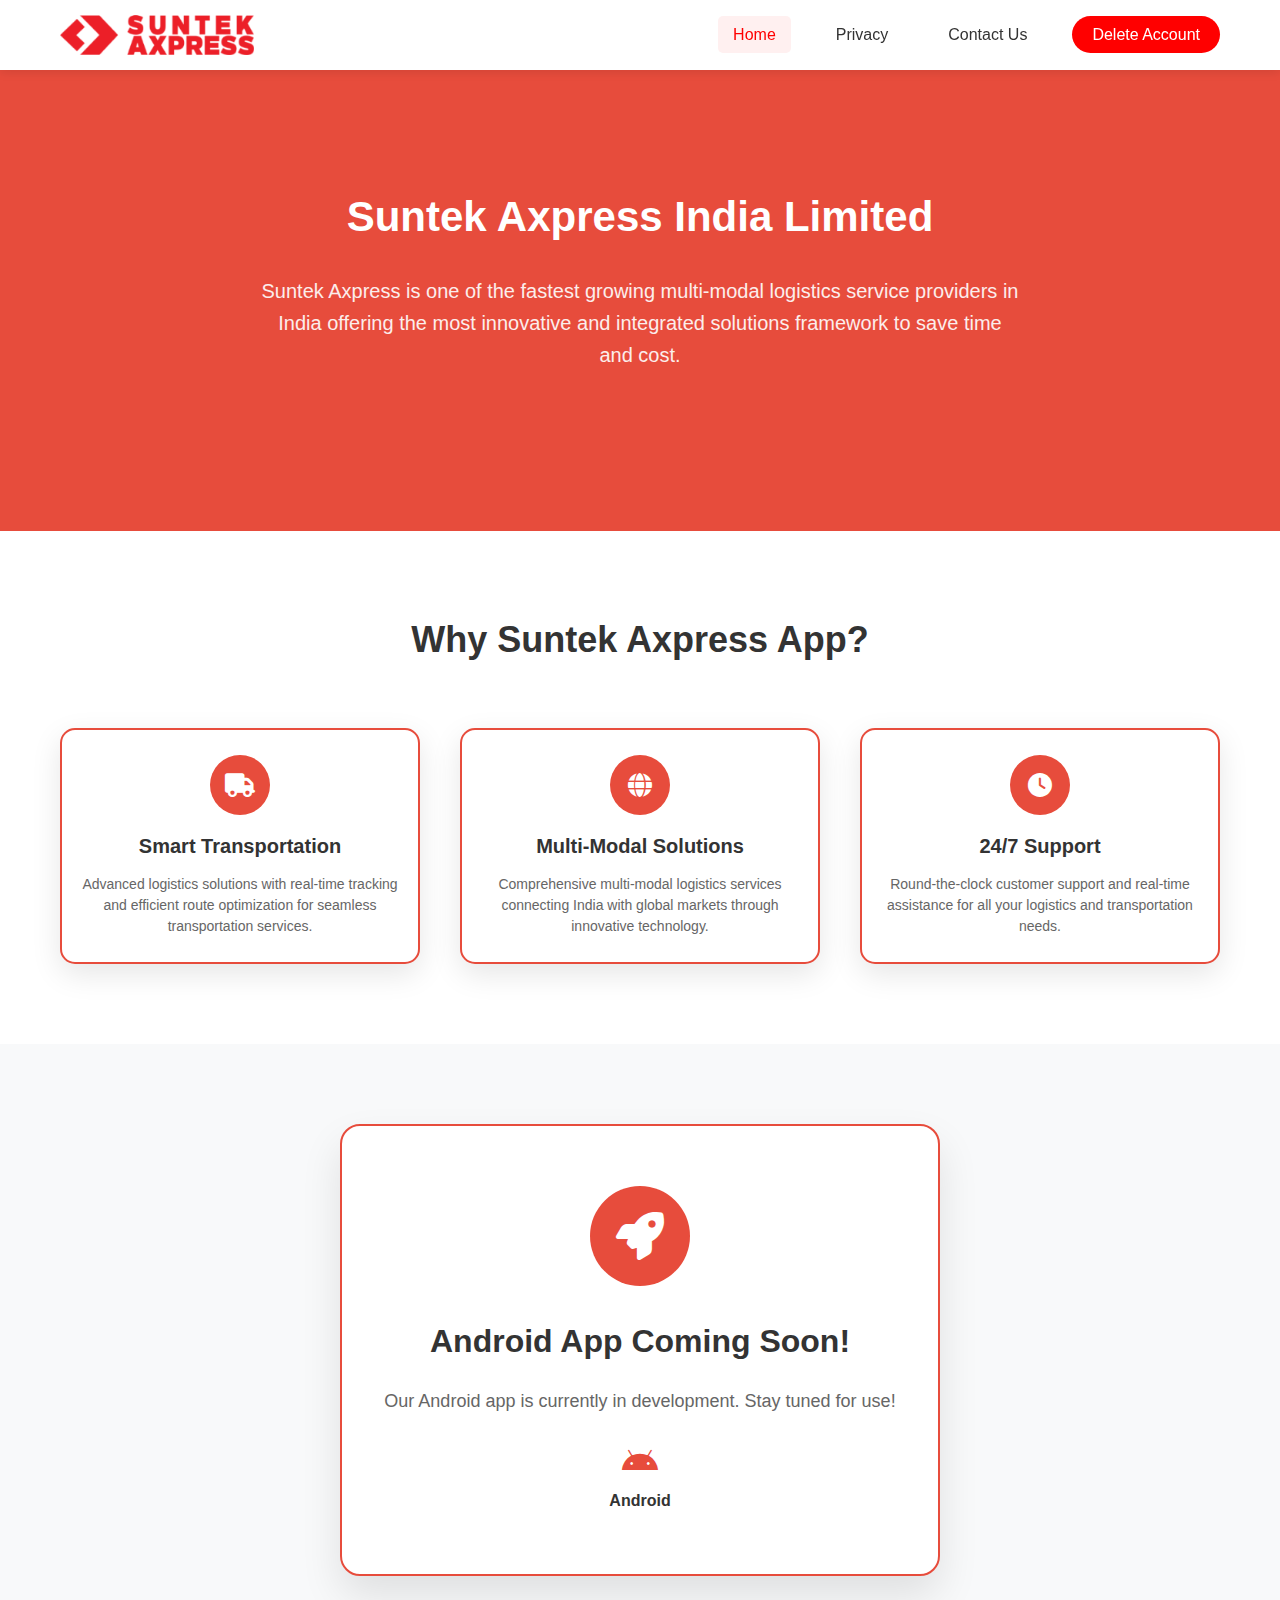
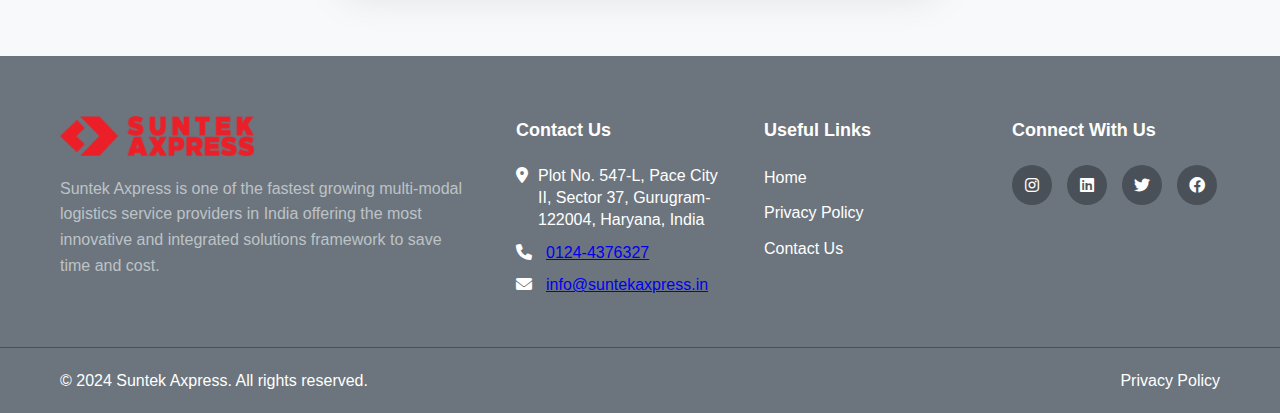
<file: index.html>
<!DOCTYPE html>
<html lang="en">
<head>
    <meta charset="UTF-8">
    <meta name="viewport" content="width=device-width, initial-scale=1.0">
    <title>Suntek Axpress India Limited</title>
    <link rel="icon" type="image/png" href="images/favicon.png">
    <link rel="stylesheet" href="css/style.css">
    <link href="https://cdnjs.cloudflare.com/ajax/libs/font-awesome/6.0.0/css/all.min.css" rel="stylesheet">
</head>
<body>
    <!-- Navigation Bar -->
    <nav class="navbar">
        <div class="nav-container">
                            <div class="nav-logo">
                    <img src="images/logo.png" alt="Suntek Axpress" class="logo-img">
                </div>
            <ul class="nav-menu">
                <li class="nav-item">
                    <a href="index.html" class="nav-link active">Home</a>
                </li>
                <li class="nav-item">
                    <a href="pages/privacy.html" class="nav-link">Privacy</a>
                </li>
                <li class="nav-item">
                    <a href="pages/contact.html" class="nav-link">Contact Us</a>
                </li>
                <li class="nav-item">
                    <a href="delete-account.html" class="nav-link delete-btn-nav">Delete Account</a>
                </li>
            </ul>
            <div class="hamburger">
                <span class="bar"></span>
                <span class="bar"></span>
                <span class="bar"></span>
            </div>
        </div>
    </nav>

    <!-- Main Content -->
    <main class="main-content">
        <!-- Hero Section -->
        <section class="hero">
            <div class="hero-container">
                <div class="hero-content">
                    <h1 class="hero-title">Suntek Axpress India Limited</h1>
                    <p class="hero-description">
                        Suntek Axpress is one of the fastest growing multi-modal logistics service providers in India offering the most innovative and integrated solutions framework to save time and cost.
                    </p>
                    
                </div>
            </div>
        </section>

        <!-- Why Suntek Axpress App Section -->
        <section class="why-app">
            <div class="container">
                <h2 class="section-title">Why Suntek Axpress App?</h2>
                <div class="app-features-grid">
                    <div class="app-feature-card">
                        <div class="app-feature-icon">
                            <i class="fas fa-truck"></i>
                        </div>
                        <h3>Smart Transportation</h3>
                        <p>Advanced logistics solutions with real-time tracking and efficient route optimization for seamless transportation services.</p>
                    </div>
                    <div class="app-feature-card">
                        <div class="app-feature-icon">
                            <i class="fas fa-globe"></i>
                        </div>
                        <h3>Multi-Modal Solutions</h3>
                        <p>Comprehensive multi-modal logistics services connecting India with global markets through innovative technology.</p>
                    </div>
                    <div class="app-feature-card">
                        <div class="app-feature-icon">
                            <i class="fas fa-clock"></i>
                        </div>
                        <h3>24/7 Support</h3>
                        <p>Round-the-clock customer support and real-time assistance for all your logistics and transportation needs.</p>
                    </div>
                </div>
            </div>
        </section>

        <!-- App Coming Soon Section -->
        <section class="app-coming-soon-section">
            <div class="container">
                <div class="app-coming-card">
                    <div class="app-coming-icon">
                        <i class="fas fa-rocket"></i>
                    </div>
                    <h2>Android App Coming Soon!</h2>
                    <p>Our Android app is currently in development. Stay tuned for use!</p>
                    <div class="app-platforms">
                        <div class="platform-item">
                            <i class="fab fa-android"></i>
                            <span>Android</span>
                        </div>
                    </div>
                </div>
            </div>
        </section>

    </main>

    <!-- Footer -->
    <footer class="footer">
        <div class="footer-container">
            <div class="footer-section">
                <div class="footer-logo">
                    <img src="images/logo.png" alt="Suntek Axpress Logo" class="footer-logo-img">
                </div>
                <p class="footer-description">
                    Suntek Axpress is one of the fastest growing multi-modal logistics service providers in India offering the most innovative and integrated solutions framework to save time and cost.
                </p>
            </div>
            
            <div class="footer-section">
                <h4>Contact Us</h4>
                <div class="contact-details">
                    <p><i class="fas fa-map-marker-alt"></i> Plot No. 547-L, Pace City II, Sector 37, Gurugram-122004, Haryana, India</p>
                    <p><i class="fas fa-phone"></i> <a href="tel:01244376327">0124-4376327</a></p>
                    <p><i class="fas fa-envelope"></i> <a href="mailto:info@suntekaxpress.in">info@suntekaxpress.in</a></p>
                </div>
            </div>
            
            <div class="footer-section">
                <h4>Useful Links</h4>
                <ul class="useful-links">
                    <li><a href="index.html">Home</a></li>
                    <li><a href="pages/privacy.html">Privacy Policy</a></li>
                    <li><a href="pages/contact.html">Contact Us</a></li>
                </ul>
            </div>
            
            <div class="footer-section">
                <h4>Connect With Us</h4>
                <div class="social-links">
                    <a href="https://www.instagram.com/suntekaxpress/" target="_blank" class="social-link"><i class="fab fa-instagram"></i></a>
                    <a href="https://www.linkedin.com/company/suntek-axpress/" target="_blank" class="social-link"><i class="fab fa-linkedin"></i></a>
                    <a href="https://x.com/Suntek_Axpress" target="_blank" class="social-link"><i class="fab fa-twitter"></i></a>
                    <a href="https://www.facebook.com/SuntekAxpress/" target="_blank" class="social-link"><i class="fab fa-facebook"></i></a>
                </div>
            </div>
        </div>
        
        <div class="footer-bottom">
            <div class="footer-bottom-container">
                <p>&copy; 2024 Suntek Axpress. All rights reserved.</p>
                <div class="footer-bottom-links">
                    <a href="pages/privacy.html">Privacy Policy</a>
                </div>
            </div>
        </div>
    </footer>

    <script src="js/script.js"></script>
</body>
</html>
</file>
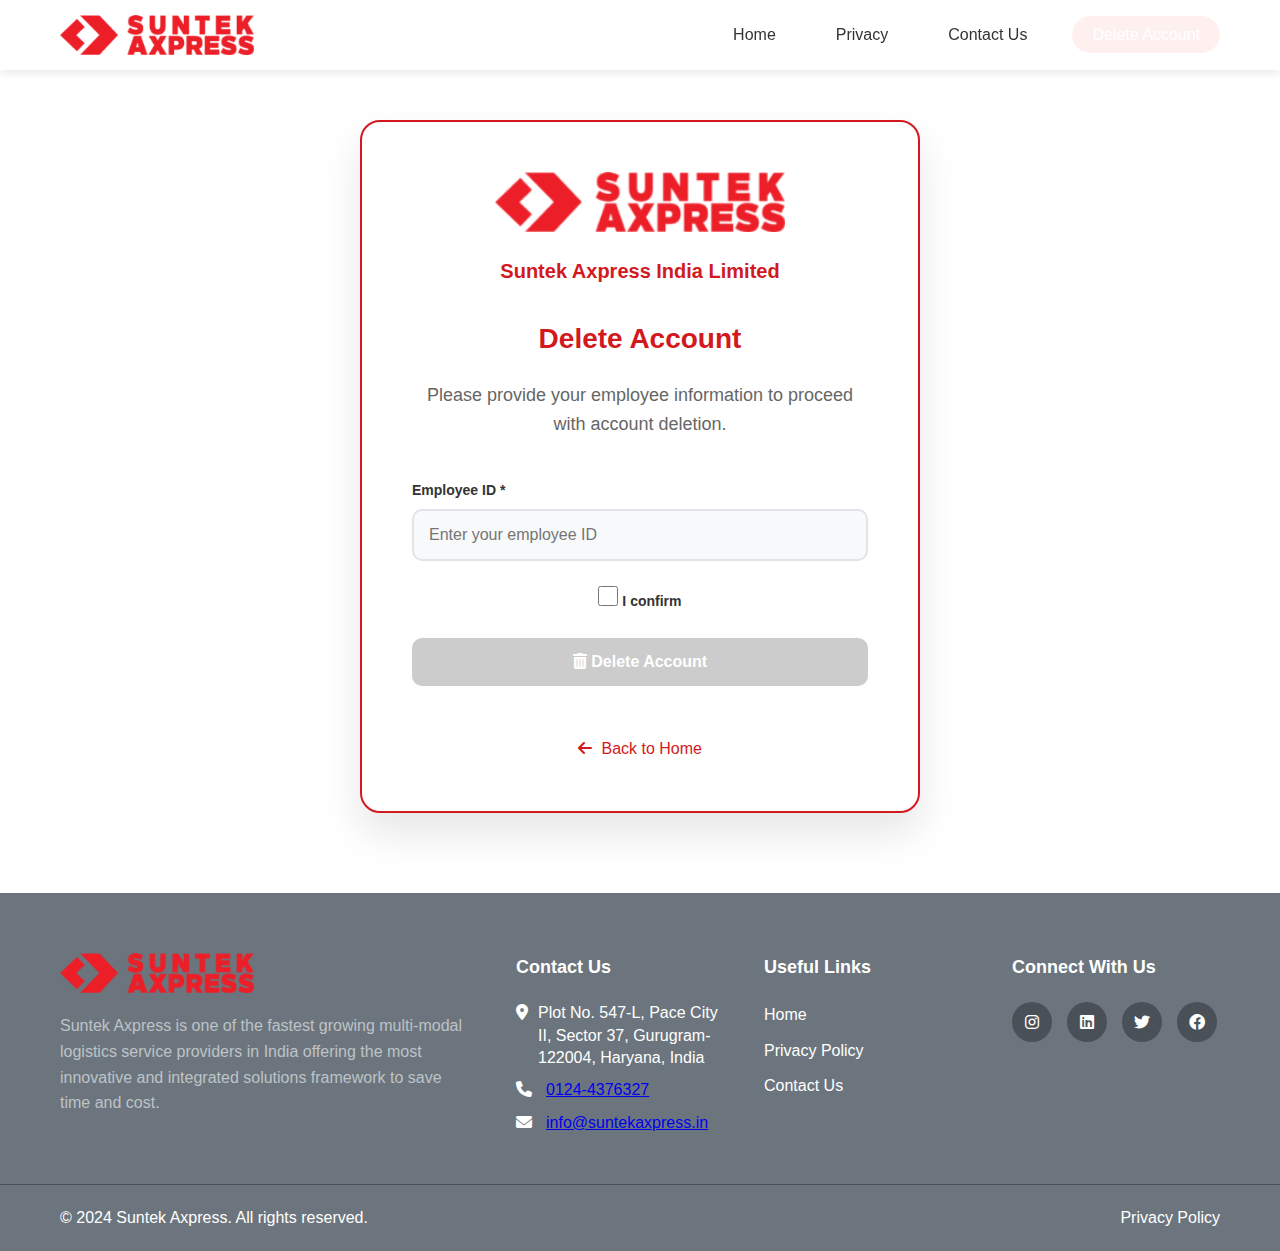
<file: delete-account.html>
<!DOCTYPE html>
<html lang="en">
<head>
    <meta charset="UTF-8">
    <meta name="viewport" content="width=device-width, initial-scale=1.0">
    <title>Delete Account - Suntek Axpress</title>
        <link rel="icon" type="image/png" href="images/logo.png">

    <link rel="stylesheet" href="css/style.css">
    <link href="https://cdnjs.cloudflare.com/ajax/libs/font-awesome/6.0.0/css/all.min.css" rel="stylesheet">
</head>
<body>
    <!-- Navigation Bar -->
    <nav class="navbar">
        <div class="nav-container">
            <div class="nav-logo">
                <img src="images/logo.png" alt="Suntek Axpress Logo" class="logo-img">
            </div>
            <ul class="nav-menu">
                <li class="nav-item">
                    <a href="index.html" class="nav-link">Home</a>
                </li>
                <li class="nav-item">
                    <a href="pages/privacy.html" class="nav-link">Privacy</a>
                </li>
                <li class="nav-item">
                    <a href="pages/contact.html" class="nav-link">Contact Us</a>
                </li>
                <li class="nav-item">
                    <a href="delete-account.html" class="nav-link delete-btn-nav active">Delete Account</a>
                </li>
            </ul>
            <div class="hamburger">
                <span class="bar"></span>
                <span class="bar"></span>
                <span class="bar"></span>
            </div>
        </div>
    </nav>

    <!-- Delete Account Section -->
    <section class="delete-account-section">
        <div class="delete-account-container">
            <div class="delete-account-card">
                <div class="delete-card-header">
                    <img src="images/logo.png" alt="Suntek Axpress Logo" class="delete-card-logo">
                    <h2 class="delete-card-brand">Suntek Axpress India Limited</h2>
                </div>
                <h1 class="delete-account-title">Delete Account</h1>
                <p class="delete-account-subtitle">
                    Please provide your employee information to proceed with account deletion.
                </p>

                <form id="deleteForm" class="delete-form">
                    <div class="form-group">
                        <label for="empId">Employee ID *</label>
                        <input type="text" id="empId" name="empId" required placeholder="Enter your employee ID">
                    </div>

                    <div class="form-group checkbox-group">
                        <label class="checkbox-label">
                            <input type="checkbox" id="confirmDelete" name="confirmDelete" required>
                            I confirm
                        </label>
                    </div>

                    <button type="submit" class="delete-btn" id="deleteBtn" disabled>
                        <i class="fas fa-trash-alt"></i> Delete Account
                    </button>
                </form>

                <div class="loading-spinner" id="loading">
                    <div class="spinner"></div>
                </div>

                <div class="result-message" id="message"></div>

                <a href="index.html" class="back-link">
                    <i class="fas fa-arrow-left"></i> Back to Home
                </a>
            </div>
        </div>
    </section>

    <!-- Footer -->
    <footer class="footer">
        <div class="footer-container">
            <div class="footer-section">
                <div class="footer-logo">
                    <img src="images/logo.png" alt="Suntek Axpress Logo" class="footer-logo-img">
                </div>
                <p class="footer-description">
                    Suntek Axpress is one of the fastest growing multi-modal logistics service providers in India offering the most innovative and integrated solutions framework to save time and cost.
                </p>
            </div>
            
            <div class="footer-section">
                <h4>Contact Us</h4>
                <div class="contact-details">
                    <p><i class="fas fa-map-marker-alt"></i> Plot No. 547-L, Pace City II, Sector 37, Gurugram-122004, Haryana, India</p>
                    <p><i class="fas fa-phone"></i> <a href="tel:01244376327">0124-4376327</a></p>
                    <p><i class="fas fa-envelope"></i> <a href="mailto:info@suntekaxpress.in">info@suntekaxpress.in</a></p>
                </div>
            </div>
            
            <div class="footer-section">
                <h4>Useful Links</h4>
                <ul class="useful-links">
                    <li><a href="index.html">Home</a></li>
                    <li><a href="pages/privacy.html">Privacy Policy</a></li>
                    <li><a href="pages/contact.html">Contact Us</a></li>
                </ul>
            </div>
            
            <div class="footer-section">
                <h4>Connect With Us</h4>
                <div class="social-links">
                    <a href="https://www.instagram.com/suntekaxpress/" target="_blank" class="social-link"><i class="fab fa-instagram"></i></a>
                    <a href="https://www.linkedin.com/company/suntek-axpress/" target="_blank" class="social-link"><i class="fab fa-linkedin"></i></a>
                    <a href="https://x.com/Suntek_Axpress" target="_blank" class="social-link"><i class="fab fa-twitter"></i></a>
                    <a href="https://www.facebook.com/SuntekAxpress/" target="_blank" class="social-link"><i class="fab fa-facebook"></i></a>
                </div>
            </div>
        </div>
        
        <div class="footer-bottom">
            <div class="footer-bottom-container">
                <p>&copy; 2024 Suntek Axpress. All rights reserved.</p>
                <div class="footer-bottom-links">
                    <a href="pages/privacy.html">Privacy Policy</a>
                </div>
            </div>
        </div>
    </footer>

    <script src="js/script.js"></script>
    <script>
        // Delete Account Form JavaScript
        const form = document.getElementById('deleteForm');
        const deleteBtn = document.getElementById('deleteBtn');
        const loading = document.getElementById('loading');
        const message = document.getElementById('message');
        const confirmCheckbox = document.getElementById('confirmDelete');

        // API Configuration - Production Ready
        const API_BASE_URL = window.location.origin;  // Get the current server's URL
        const API_ENDPOINT = '/api/HRMS/accountdelete';
        
        console.log('API Base URL:', API_BASE_URL);
        console.log('API Endpoint:', API_ENDPOINT);
        console.log('Full API URL:', `${API_BASE_URL}${API_ENDPOINT}`);

        // Show message function
        function showMessage(text, type) {
            message.textContent = text;
            message.className = `result-message ${type}`;
            message.style.display = 'block';
        }

        // Hide message function
        function hideMessage() {
            message.style.display = 'none';
        }

        // Show/hide loading
        function setLoading(show) {
            loading.style.display = show ? 'flex' : 'none';
            deleteBtn.style.display = show ? 'none' : 'block';
            form.style.opacity = show ? '0.5' : '1';
        }

        // Use Employee ID directly as login_id
        function getLoginId(empId) {
            return empId;
        }

        // Checkbox functionality

        confirmCheckbox.addEventListener('change', function() {
            deleteBtn.disabled = !this.checked;
        });

        // Form submission handler
        form.addEventListener('submit', async function(e) {
            e.preventDefault();
            
            const empId = document.getElementById('empId').value;
            const confirmDelete = document.getElementById('confirmDelete').checked;

            // Basic validation
            if (!empId) {
                showMessage('Please enter your Employee ID.', 'error');
                return;
            }

            if (!confirmDelete) {
                showMessage('Please check the confirmation checkbox.', 'error');
                return;
            }

            // Show confirmation popup
            const confirmed = confirm('Are you sure you want to delete your account? This action cannot be undone.');
            if (!confirmed) {
                return;
            }

            // Use Employee ID as login_id
            const loginId = getLoginId(empId);

            // Prepare request data
            const requestData = {
                login_id: loginId,
                method: "accountdelete"
            };

            console.log('Sending request:', requestData);

            try {
                setLoading(true);
                hideMessage();

                console.log('Making API request to:', `${API_BASE_URL}${API_ENDPOINT}`);
                const response = await fetch(`${API_BASE_URL}${API_ENDPOINT}`, {
                    method: 'POST',
                    headers: {
                        'Content-Type': 'application/json',
                    },
                    body: JSON.stringify(requestData)
                });

                if (!response.ok) {
                    throw new Error(`HTTP error! status: ${response.status}`);
                }

                const result = await response.json();
                console.log('API Response:', result);

                if (result.status === 'true') {
                    showMessage(`Account deleted successfully! Employee ID: ${loginId}`, 'success');
                    form.reset();
                    deleteBtn.disabled = true;
                    
                    // Show notification
                    if (window.showNotification) {
                        window.showNotification('Account deleted successfully!', 'success');
                    }
                } else {
                    showMessage(`Failed to delete account. ${result.method || 'Unknown error'}`, 'error');
                    
                    // Show notification
                    if (window.showNotification) {
                        window.showNotification('Failed to delete account', 'error');
                    }
                }

            } catch (error) {
                console.error('Error:', error);
                console.error('Error details:', error.message);
                
                let errorMessage = 'Network error. Please check your connection and try again.';
                
                if (error.message.includes('Failed to fetch')) {
                    errorMessage = 'Cannot connect to server. Please check if the API server is running.';
                } else if (error.message.includes('CORS')) {
                    errorMessage = 'CORS error. Please check server configuration.';
                } else if (error.message.includes('404')) {
                    errorMessage = 'API endpoint not found. Please check the URL.';
                }
                
                showMessage(errorMessage, 'error');
                
                // Show notification
                if (window.showNotification) {
                    window.showNotification('Network error occurred', 'error');
                }
            } finally {
                setLoading(false);
            }
        });

        // Clear message when user starts typing
        document.getElementById('empId').addEventListener('input', hideMessage);
    </script>
</body>
</html>
</file>
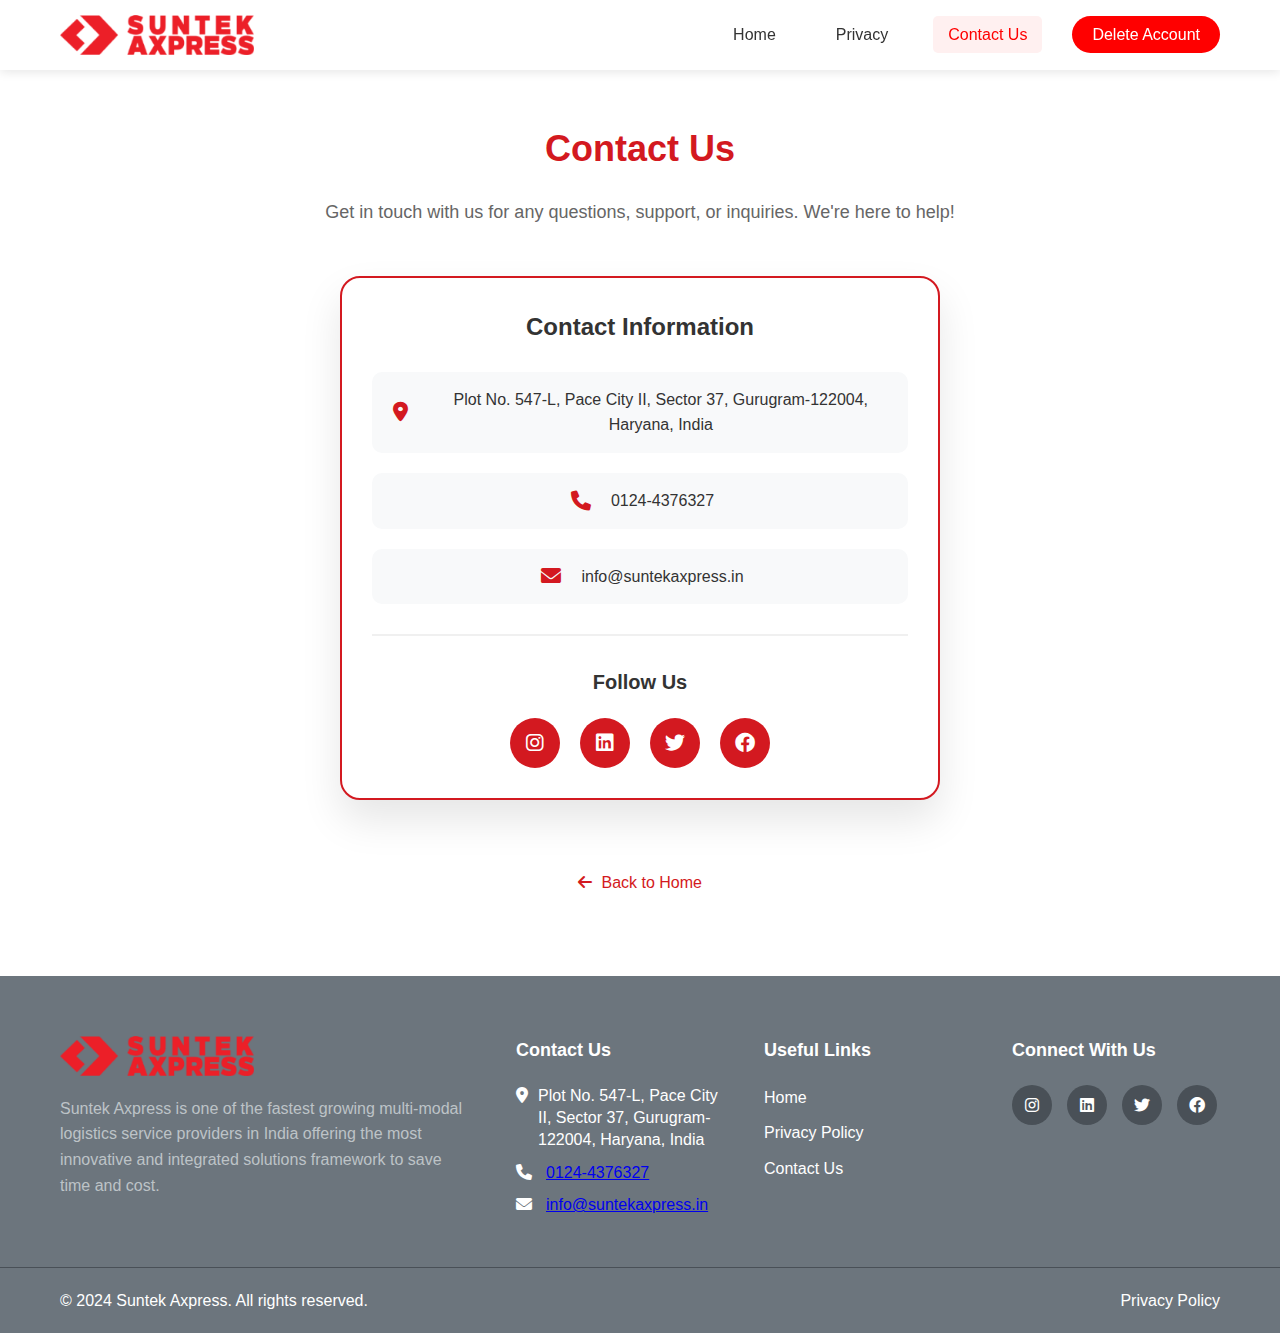
<file: pages/contact.html>
<!DOCTYPE html>
<html lang="en">
<head>
    <meta charset="UTF-8">
    <meta name="viewport" content="width=device-width, initial-scale=1.0">
    <title>Contact Us - Suntek Axpress</title>
        <link rel="icon" type="image/png" href="../images/favicon.png">

    <link rel="stylesheet" href="../css/style.css">
    <link href="https://cdnjs.cloudflare.com/ajax/libs/font-awesome/6.0.0/css/all.min.css" rel="stylesheet">
</head>
<body>
    <!-- Navigation Bar -->
    <nav class="navbar">
        <div class="nav-container">
            <div class="nav-logo">
                <img src="../images/logo.png" alt="Suntek Axpress Logo" class="logo-img">
            </div>
            <ul class="nav-menu">
                <li class="nav-item">
                    <a href="../index.html" class="nav-link">Home</a>
                </li>
                <li class="nav-item">
                    <a href="privacy.html" class="nav-link">Privacy</a>
                </li>
                <li class="nav-item">
                    <a href="contact.html" class="nav-link active">Contact Us</a>
                </li>
                <li class="nav-item">
                    <a href="../delete-account.html" class="nav-link delete-btn-nav">Delete Account</a>
                </li>
            </ul>
            <div class="hamburger">
                <span class="bar"></span>
                <span class="bar"></span>
                <span class="bar"></span>
            </div>
        </div>
    </nav>

    <!-- Contact Section -->
    <section class="contact-section">
        <div class="contact-container">
            <h1 class="contact-title">Contact Us</h1>
            <p class="contact-subtitle">
                Get in touch with us for any questions, support, or inquiries. We're here to help!
            </p>

            <!-- Central Contact Card with Address and Social Media -->
            <div class="central-contact-card">
                <h2>Contact Information</h2>
                <div class="central-contact-details">
                    <div class="central-contact-item">
                        <i class="fas fa-map-marker-alt"></i>
                        <p>Plot No. 547-L, Pace City II, Sector 37, Gurugram-122004, Haryana, India</p>
                    </div>
                    <div class="central-contact-item">
                        <i class="fas fa-phone"></i>
                        <p>0124-4376327</p>
                    </div>
                    <div class="central-contact-item">
                        <i class="fas fa-envelope"></i>
                        <p>info@suntekaxpress.in</p>
                    </div>
                </div>
                <div class="central-social-section">
                    <h3>Follow Us</h3>
                    <div class="central-social-links">
                        <a href="https://www.instagram.com/suntekaxpress/" target="_blank" class="central-social-link">
                            <i class="fab fa-instagram"></i>
                        </a>
                        <a href="https://www.linkedin.com/company/suntek-axpress/" target="_blank" class="central-social-link">
                            <i class="fab fa-linkedin"></i>
                        </a>
                        <a href="https://x.com/Suntek_Axpress" target="_blank" class="central-social-link">
                            <i class="fab fa-twitter"></i>
                        </a>
                        <a href="https://www.facebook.com/SuntekAxpress/" target="_blank" class="central-social-link">
                            <i class="fab fa-facebook"></i>
                        </a>
                    </div>
                </div>
            </div>

            <div class="back-link-container">
                <a href="../index.html" class="back-link">
                    <i class="fas fa-arrow-left"></i> Back to Home
                </a>
            </div>
        </div>
    </section>

    <!-- Footer -->
    <footer class="footer">
        <div class="footer-container">
            <div class="footer-section">
                <div class="footer-logo">
                    <img src="../images/logo.png" alt="Suntek Axpress Logo" class="footer-logo-img">
                </div>
                <p class="footer-description">
                    Suntek Axpress is one of the fastest growing multi-modal logistics service providers in India offering the most innovative and integrated solutions framework to save time and cost.
                </p>
            </div>
            
            <div class="footer-section">
                <h4>Contact Us</h4>
                <div class="contact-details">
                    <p><i class="fas fa-map-marker-alt"></i> Plot No. 547-L, Pace City II, Sector 37, Gurugram-122004, Haryana, India</p>
                    <p><i class="fas fa-phone"></i> <a href="tel:01244376327">0124-4376327</a></p>
                    <p><i class="fas fa-envelope"></i> <a href="mailto:info@suntekaxpress.in">info@suntekaxpress.in</a></p>
                </div>
            </div>
            
            <div class="footer-section">
                <h4>Useful Links</h4>
                <ul class="useful-links">
                    <li><a href="../index.html">Home</a></li>
                    <li><a href="privacy.html">Privacy Policy</a></li>
                    <li><a href="contact.html">Contact Us</a></li>
                </ul>
            </div>
            
            <div class="footer-section">
                <h4>Connect With Us</h4>
                <div class="social-links">
                    <a href="https://www.instagram.com/suntekaxpress/" target="_blank" class="social-link"><i class="fab fa-instagram"></i></a>
                    <a href="https://www.linkedin.com/company/suntek-axpress/" target="_blank" class="social-link"><i class="fab fa-linkedin"></i></a>
                    <a href="https://x.com/Suntek_Axpress" target="_blank" class="social-link"><i class="fab fa-twitter"></i></a>
                    <a href="https://www.facebook.com/SuntekAxpress/" target="_blank" class="social-link"><i class="fab fa-facebook"></i></a>
                </div>
            </div>
        </div>
        
        <div class="footer-bottom">
            <div class="footer-bottom-container">
                <p>&copy; 2024 Suntek Axpress. All rights reserved.</p>
                <div class="footer-bottom-links">
                    <a href="privacy.html">Privacy Policy</a>
                </div>
            </div>
        </div>
    </footer>

    <script src="../js/script.js"></script>
</body>
</html>
</file>
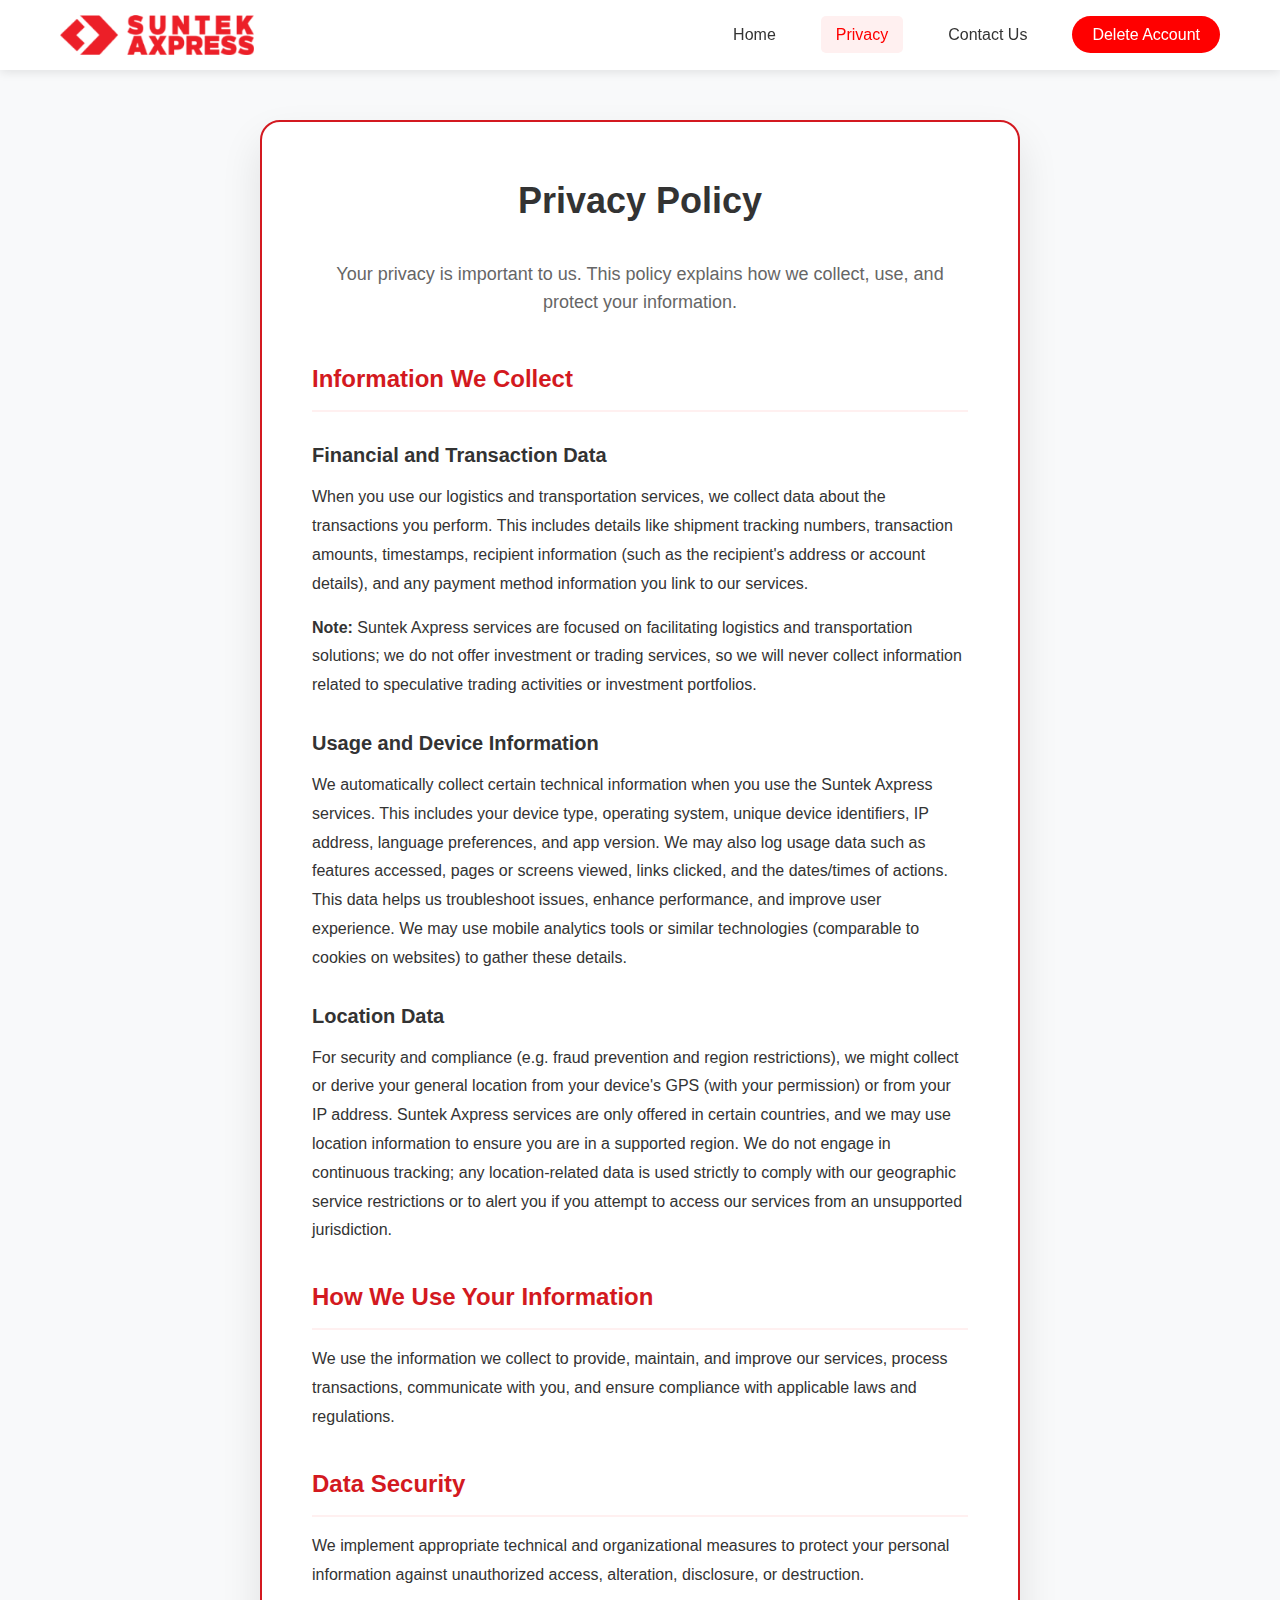
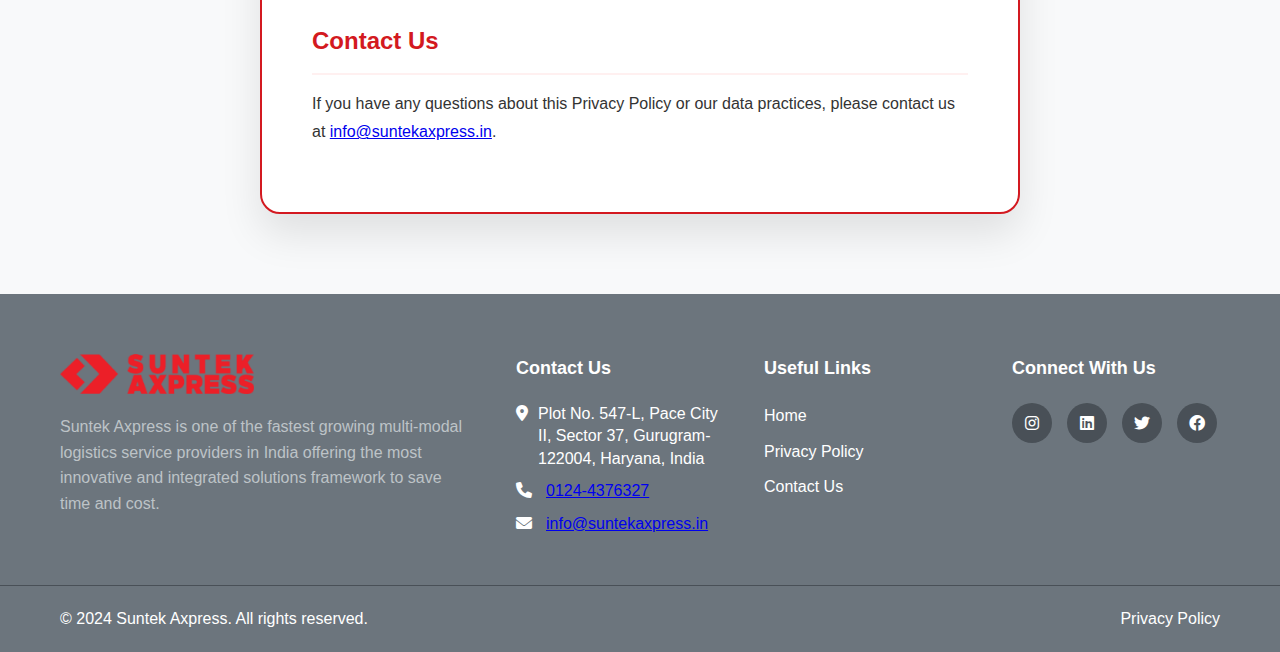
<file: pages/privacy.html>
<!DOCTYPE html>
<html lang="en">
<head>
    <meta charset="UTF-8">
    <meta name="viewport" content="width=device-width, initial-scale=1.0">
    <title>Privacy Policy - Suntek Axpress</title>
        <link rel="icon" type="image/png" href="../images/favicon.png">

    <link rel="stylesheet" href="../css/style.css">
    <link href="https://cdnjs.cloudflare.com/ajax/libs/font-awesome/6.0.0/css/all.min.css" rel="stylesheet">
</head>
<body>
    <!-- Navigation Bar -->
    <nav class="navbar">
        <div class="nav-container">
            <div class="nav-logo">
                <img src="../images/logo.png" alt="Suntek Axpress Logo" class="logo-img">
            </div>
            <ul class="nav-menu">
                <li class="nav-item">
                    <a href="../index.html" class="nav-link">Home</a>
                </li>
                <li class="nav-item">
                    <a href="privacy.html" class="nav-link active">Privacy</a>
                </li>
                <li class="nav-item">
                    <a href="contact.html" class="nav-link">Contact Us</a>
                </li>
                <li class="nav-item">
                    <a href="../delete-account.html" class="nav-link delete-btn-nav">Delete Account</a>
                </li>
            </ul>
            <div class="hamburger">
                <span class="bar"></span>
                <span class="bar"></span>
                <span class="bar"></span>
            </div>
        </div>
    </nav>

    <!-- Privacy Section -->
    <section class="privacy-section">
        <div class="privacy-container">
            <div class="privacy-card">
                <h1 class="privacy-title">Privacy Policy</h1>
                <p class="privacy-subtitle">
                    Your privacy is important to us. This policy explains how we collect, use, and protect your information.
                </p>

                <div class="privacy-content">
                    <h2>Information We Collect</h2>
                    
                    <h3>Financial and Transaction Data</h3>
                    <p>
                        When you use our logistics and transportation services, we collect data about the transactions you perform. 
                        This includes details like shipment tracking numbers, transaction amounts, timestamps, recipient 
                        information (such as the recipient's address or account details), and any payment method 
                        information you link to our services. 
                    </p>
                    <p>
                        <strong>Note:</strong> Suntek Axpress services are focused on facilitating logistics and transportation 
                        solutions; we do not offer investment or trading services, so we will never collect information 
                        related to speculative trading activities or investment portfolios.
                    </p>

                    <h3>Usage and Device Information</h3>
                    <p>
                        We automatically collect certain technical information when you use the Suntek Axpress services. This includes your 
                        device type, operating system, unique device identifiers, IP address, language preferences, and app version. 
                        We may also log usage data such as features accessed, pages or screens viewed, links clicked, and the 
                        dates/times of actions. This data helps us troubleshoot issues, enhance performance, and improve user experience. 
                        We may use mobile analytics tools or similar technologies (comparable to cookies on websites) to gather these details.
                    </p>

                    <h3>Location Data</h3>
                    <p>
                        For security and compliance (e.g. fraud prevention and region restrictions), we might collect or derive 
                        your general location from your device's GPS (with your permission) or from your IP address. Suntek Axpress 
                        services are only offered in certain countries, and we may use location information to ensure you are 
                        in a supported region. We do not engage in continuous tracking; any location-related data is used strictly 
                        to comply with our geographic service restrictions or to alert you if you attempt to access our services from 
                        an unsupported jurisdiction.
                    </p>

                    <h2>How We Use Your Information</h2>
                    <p>
                        We use the information we collect to provide, maintain, and improve our services, process transactions, 
                        communicate with you, and ensure compliance with applicable laws and regulations.
                    </p>

                    <h2>Data Security</h2>
                    <p>
                        We implement appropriate technical and organizational measures to protect your personal information 
                        against unauthorized access, alteration, disclosure, or destruction.
                    </p>

                    <h2>Contact Us</h2>
                    <p>
                        If you have any questions about this Privacy Policy or our data practices, please contact us at 
                        <a href="mailto:info@suntekaxpress.in">info@suntekaxpress.in</a>.
                    </p>
                </div>
            </div>
        </div>
    </section>

    <!-- Footer -->
    <footer class="footer">
        <div class="footer-container">
            <div class="footer-section">
                <div class="footer-logo">
                    <img src="../images/logo.png" alt="Suntek Axpress Logo" class="footer-logo-img">
                </div>
                <p class="footer-description">
                    Suntek Axpress is one of the fastest growing multi-modal logistics service providers in India offering the most innovative and integrated solutions framework to save time and cost.
                </p>
            </div>
            
            <div class="footer-section">
                <h4>Contact Us</h4>
                <div class="contact-details">
                    <p><i class="fas fa-map-marker-alt"></i> Plot No. 547-L, Pace City II, Sector 37, Gurugram-122004, Haryana, India</p>
                    <p><i class="fas fa-phone"></i> <a href="tel:01244376327">0124-4376327</a></p>
                    <p><i class="fas fa-envelope"></i> <a href="mailto:info@suntekaxpress.in">info@suntekaxpress.in</a></p>
                </div>
            </div>
            
            <div class="footer-section">
                <h4>Useful Links</h4>
                <ul class="useful-links">
                    <li><a href="../index.html">Home</a></li>
                    <li><a href="privacy.html">Privacy Policy</a></li>
                    <li><a href="contact.html">Contact Us</a></li>
                </ul>
            </div>
            
            <div class="footer-section">
                <h4>Connect With Us</h4>
                <div class="social-links">
                    <a href="https://www.instagram.com/suntekaxpress/" target="_blank" class="social-link"><i class="fab fa-instagram"></i></a>
                    <a href="https://www.linkedin.com/company/suntek-axpress/" target="_blank" class="social-link"><i class="fab fa-linkedin"></i></a>
                    <a href="https://x.com/Suntek_Axpress" target="_blank" class="social-link"><i class="fab fa-twitter"></i></a>
                    <a href="https://www.facebook.com/SuntekAxpress/" target="_blank" class="social-link"><i class="fab fa-facebook"></i></a>
                </div>
            </div>
        </div>
        
        <div class="footer-bottom">
            <div class="footer-bottom-container">
                <p>&copy; 2024 Suntek Axpress. All rights reserved.</p>
                <div class="footer-bottom-links">
                    <a href="privacy.html">Privacy Policy</a>
                </div>
            </div>
        </div>
    </footer>

    <script src="../js/script.js"></script>
</body>
</html>
</file>
<file: css/style.css>
/* Reset and Base Styles */
* {
    margin: 0;
    padding: 0;
    box-sizing: border-box;
}

body {
    font-family: 'Segoe UI', Tahoma, Geneva, Verdana, sans-serif;
    line-height: 1.6;
    color: #333;
    background-color: #f8f9fa;
}

.container {
    max-width: 1200px;
    margin: 0 auto;
    padding: 0 20px;
}

/* Navigation Bar */
.navbar {
    background: white;
    box-shadow: 0 2px 10px rgba(0, 0, 0, 0.1);
    position: fixed;
    top: 0;
    width: 100%;
    z-index: 1000;
}

.nav-container {
    max-width: 1200px;
    margin: 0 auto;
    padding: 0 20px;
    display: flex;
    justify-content: space-between;
    align-items: center;
    height: 70px;
}

.nav-logo {
    display: flex;
    align-items: center;
    gap: 10px;
}

.logo-img {
    height: 40px;
    width: auto;
}

.logo-text {
    font-size: 24px;
    font-weight: 700;
    color: #333;
}

.nav-menu {
    display: flex;
    list-style: none;
    gap: 30px;
    align-items: center;
}

.nav-link {
    text-decoration: none;
    color: #333;
    font-weight: 500;
    padding: 10px 15px;
    border-radius: 5px;
}

.nav-link:hover {
    color: #ff0000;
}

.nav-link.active {
    color: #ff0000;
    background-color: #fff0f0;
}

.delete-btn-nav {
    background: #ff0000;
    color: white !important;
    padding: 10px 20px !important;
    border-radius: 25px !important;
}

.delete-btn-nav:hover {
    background: #cc0000;
    color: white !important;
}

.hamburger {
    display: none;
    flex-direction: column;
    cursor: pointer;
}

.bar {
    width: 25px;
    height: 3px;
    background-color: #333;
    margin: 3px 0;
}

/* Main Content */
.main-content {
    margin-top: 70px;
}

/* Hero Section */
.hero {
    background: #e74c3c;
    color: white;
    padding: 120px 0;
    text-align: center;
}

.hero-container {
    max-width: 800px;
    margin: 0 auto;
    padding: 0 20px;
}

.hero-title {
    font-size: 42px;
    font-weight: 700;
    margin-bottom: 30px;
    line-height: 1.3;
    color: white;
}

.hero-subtitle {
    font-size: 24px;
    margin-bottom: 20px;
    opacity: 0.9;
    color: white;
}

.hero-description {
    font-size: 20px;
    margin-bottom: 40px;
    opacity: 0.9;
    line-height: 1.6;
    color: white;
}

.hero-buttons {
    display: flex;
    gap: 20px;
    flex-wrap: wrap;
}

.btn {
    padding: 15px 30px;
    border-radius: 25px;
    text-decoration: none;
    font-weight: 600;
    display: inline-block;
}

.btn-primary {
    background: white;
    color: #e74c3c;
    border: 1px solid #e0e0e0;
    box-shadow: 0 2px 8px rgba(0, 0, 0, 0.1);
}

.btn-primary:hover {
    background: #f8f9fa;
    color: #e74c3c;
}

.btn-secondary {
    background: transparent;
    color: #d31920;
    border: 2px solid #d31920;
}

.btn-secondary:hover {
    background: #d31920;
    color: white;
}

.app-coming-soon {
    display: flex;
    align-items: center;
    gap: 10px;
    margin-top: 20px;
    padding: 15px 25px;
    background: #f8f9fa;
    border-radius: 25px;
    border: 1px solid #e9ecef;
    font-weight: 600;
    font-size: 16px;
    color: #d31920;
}

.app-coming-soon i {
    font-size: 20px;
    color: #d31920;
}

.hero-image {
    display: flex;
    justify-content: center;
    align-items: center;
}

.hero-placeholder {
    text-align: center;
    padding: 60px;
    background: #f8f9fa;
    border-radius: 20px;
    border: 1px solid #e9ecef;
}

.hero-placeholder i {
    font-size: 80px;
    margin-bottom: 20px;
    opacity: 0.8;
}

.hero-placeholder p {
    font-size: 18px;
    font-weight: 500;
}

/* Why App Section */
.why-app {
    padding: 80px 0;
    background: white;
}

.app-features-grid {
    display: grid;
    grid-template-columns: repeat(auto-fit, minmax(300px, 1fr));
    gap: 40px;
}

.app-feature-card {
    text-align: center;
    padding: 25px 20px;
    background: white;
    border-radius: 15px;
    box-shadow: 0 10px 30px rgba(0, 0, 0, 0.1);
    border: 2px solid #e74c3c;
}

.app-feature-icon {
    width: 60px;
    height: 60px;
    background: #e74c3c;
    border-radius: 50%;
    display: flex;
    align-items: center;
    justify-content: center;
    margin: 0 auto 15px;
}

.app-feature-icon i {
    font-size: 24px;
    color: white;
}

.app-feature-card h3 {
    font-size: 20px;
    font-weight: 600;
    margin-bottom: 12px;
    color: #333;
}

.app-feature-card p {
    color: #666;
    line-height: 1.5;
    font-size: 14px;
}

/* App Coming Soon Section */
.app-coming-soon-section {
    padding: 80px 0;
    background: #f8f9fa;
}

.app-coming-card {
    background: white;
    border-radius: 20px;
    padding: 60px 40px;
    box-shadow: 0 20px 40px rgba(0, 0, 0, 0.1);
    text-align: center;
    max-width: 600px;
    margin: 0 auto;
    border: 2px solid #e74c3c;
}

.app-coming-icon {
    width: 100px;
    height: 100px;
    background: #e74c3c;
    border-radius: 50%;
    display: flex;
    align-items: center;
    justify-content: center;
    margin: 0 auto 30px;
}

.app-coming-icon i {
    font-size: 48px;
    color: white;
}

.app-coming-card h2 {
    color: #333;
    font-size: 32px;
    font-weight: 700;
    margin-bottom: 20px;
}

.app-coming-card p {
    color: #666;
    font-size: 18px;
    line-height: 1.6;
    margin-bottom: 30px;
}

.app-platforms {
    display: flex;
    justify-content: center;
    gap: 30px;
}

.platform-item {
    display: flex;
    flex-direction: column;
    align-items: center;
    gap: 10px;
}

.platform-item i {
    font-size: 32px;
    color: #e74c3c;
}

.platform-item span {
    font-size: 16px;
    font-weight: 600;
    color: #333;
}

/* Why Choose Section */
.why-choose {
    padding: 80px 0;
    background: #f8f9fa;
}

.why-choose-title {
    text-align: center;
    font-size: 36px;
    font-weight: 700;
    margin-bottom: 60px;
    color: #333;
}

/* Features Section */
.features {
    padding: 80px 0;
    background: white;
}

.section-title {
    text-align: center;
    font-size: 36px;
    font-weight: 700;
    margin-bottom: 60px;
    color: #333;
}

.features-grid {
    display: grid;
    grid-template-columns: repeat(auto-fit, minmax(300px, 1fr));
    gap: 40px;
}

.feature-card {
    text-align: center;
    padding: 40px 30px;
    background: white;
    border-radius: 15px;
    box-shadow: 0 10px 30px rgba(0, 0, 0, 0.1);
    border: 2px solid #d31920;
}

.feature-icon {
    width: 80px;
    height: 80px;
    background: #d31920;
    border-radius: 50%;
    display: flex;
    align-items: center;
    justify-content: center;
    margin: 0 auto 20px;
}

.feature-icon i {
    font-size: 32px;
    color: white;
}

.feature-card h3 {
    font-size: 24px;
    font-weight: 600;
    margin-bottom: 15px;
    color: #333;
}

.feature-card p {
    color: #666;
    line-height: 1.6;
}

/* About Section */
.about {
    padding: 80px 0;
    background: #f8f9fa;
}

.about-content {
    display: grid;
    grid-template-columns: 2fr 1fr;
    gap: 60px;
    align-items: center;
}

.about-text h2 {
    font-size: 36px;
    font-weight: 700;
    margin-bottom: 30px;
    color: #333;
}

.about-text p {
    font-size: 18px;
    line-height: 1.6;
    color: #666;
    margin-bottom: 20px;
}

.about-stats {
    display: grid;
    grid-template-columns: 1fr;
    gap: 30px;
}

.stat-item {
    text-align: center;
    padding: 30px;
    background: white;
    border-radius: 15px;
    box-shadow: 0 10px 30px rgba(0, 0, 0, 0.1);
    border: 2px solid #d31920;
}

.stat-item h3 {
    font-size: 36px;
    font-weight: 700;
    color: #d31920;
    margin-bottom: 10px;
}

.stat-item p {
    font-size: 16px;
    color: #666;
    font-weight: 500;
}

/* Privacy Page Styles */
.privacy-section {
    padding: 120px 0 80px;
    background: #f8f9fa;
    min-height: 60vh;
}

.privacy-container {
    max-width: 800px;
    margin: 0 auto;
    padding: 0 20px;
}

.privacy-card {
    background: white;
    border-radius: 20px;
    padding: 50px;
    box-shadow: 0 20px 40px rgba(0, 0, 0, 0.1);
    border: 2px solid #d31920;
}

.privacy-title {
    color: #333;
    font-size: 36px;
    font-weight: 700;
    margin-bottom: 30px;
    text-align: center;
}

.privacy-subtitle {
    color: #666;
    font-size: 18px;
    margin-bottom: 40px;
    text-align: center;
    line-height: 1.6;
}

.privacy-content {
    line-height: 1.8;
    color: #333;
}

.privacy-content h2 {
    color: #d31920;
    font-size: 24px;
    font-weight: 600;
    margin: 30px 0 15px 0;
    border-bottom: 2px solid #fff0f0;
    padding-bottom: 10px;
}

.privacy-content h3 {
    color: #333;
    font-size: 20px;
    font-weight: 600;
    margin: 25px 0 10px 0;
}

.privacy-content p {
    margin-bottom: 15px;
    font-size: 16px;
}

.privacy-content ul {
    margin: 15px 0;
    padding-left: 20px;
}

.privacy-content li {
    margin-bottom: 8px;
    font-size: 16px;
}

/* Contact Page Styles */
.contact-section {
    padding: 120px 0 80px;
    background: white;
    min-height: 60vh;
    display: flex;
    align-items: center;
}

.contact-container {
    max-width: 1000px;
    margin: 0 auto;
    padding: 0 20px;
}

.contact-title {
    color: #d31920;
    font-size: 36px;
    font-weight: 700;
    margin-bottom: 20px;
    text-align: center;
}

.contact-subtitle {
    color: #666;
    font-size: 18px;
    margin-bottom: 50px;
    text-align: center;
    line-height: 1.6;
}

/* Central Contact Card Styles */
.central-contact-card {
    background: white;
    border-radius: 20px;
    padding: 30px;
    box-shadow: 0 20px 40px rgba(0, 0, 0, 0.1);
    margin-bottom: 50px;
    text-align: center;
    max-width: 600px;
    margin-left: auto;
    margin-right: auto;
    border: 2px solid #d31920;
}

.central-contact-card h2 {
    color: #333;
    font-size: 24px;
    font-weight: 600;
    margin-bottom: 25px;
}

.central-contact-details {
    display: flex;
    flex-direction: column;
    gap: 20px;
    margin-bottom: 30px;
}

.central-contact-item {
    display: flex;
    align-items: center;
    justify-content: center;
    gap: 15px;
    padding: 15px;
    background: #f8f9fa;
    border-radius: 10px;
}

.central-contact-item i {
    color: #d31920;
    font-size: 20px;
    width: 30px;
}

.central-contact-item p {
    color: #333;
    font-size: 16px;
    margin: 0;
    font-weight: 500;
}

.central-social-section {
    border-top: 2px solid #f0f0f0;
    padding-top: 30px;
}

.central-social-section h3 {
    color: #333;
    font-size: 20px;
    font-weight: 600;
    margin-bottom: 20px;
}

.central-social-links {
    display: flex;
    justify-content: center;
    gap: 20px;
}

.central-social-link {
    width: 50px;
    height: 50px;
    background: #d31920;
    border-radius: 50%;
    display: flex;
    align-items: center;
    justify-content: center;
    color: white;
    font-size: 20px;
    text-decoration: none;
}

.central-social-link:hover {
    background: #b31414;
}

/* Back Link Styles */
.back-link-container {
    text-align: center;
    margin-top: 40px;
}

.back-link {
    display: inline-block;
    color: #d31920;
    text-decoration: none;
    font-weight: 500;
    margin-top: 20px;
}

.back-link:hover {
    color: #b31414;
}

.back-link i {
    margin-right: 5px;
}

/* Delete Account Page Styles */
.delete-account-section {
    padding: 120px 0 80px;
    background: white;
    min-height: 60vh;
    display: flex;
    align-items: center;
}

.delete-account-container {
    max-width: 600px;
    margin: 0 auto;
    padding: 0 20px;
}

.delete-account-card {
    background: white;
    border-radius: 20px;
    padding: 50px;
    box-shadow: 0 20px 40px rgba(0, 0, 0, 0.1);
    text-align: center;
    border: 2px solid #d31920;
}

.delete-card-header {
    margin-bottom: 30px;
}

.delete-card-logo {
    height: 60px;
    width: auto;
    margin-bottom: 15px;
}

.delete-card-brand {
    color: #d31920;
    font-size: 20px;
    font-weight: 600;
    margin: 0;
}

.delete-account-title {
    color: #d31920;
    font-size: 28px;
    font-weight: 700;
    margin-bottom: 20px;
}

.delete-account-subtitle {
    color: #666;
    font-size: 18px;
    margin-bottom: 40px;
    line-height: 1.6;
}

.delete-form {
    margin-bottom: 30px;
}

.form-group {
    margin-bottom: 25px;
    text-align: left;
}

.form-group label {
    display: block;
    margin-bottom: 8px;
    color: #333;
    font-weight: 600;
    font-size: 14px;
}

.form-group input {
    width: 100%;
    padding: 15px;
    border: 2px solid #e1e5e9;
    border-radius: 10px;
    font-size: 16px;
    background: #f8f9fa;
}

.form-group input:focus {
    outline: none;
    border-color: #d31920;
    background: white;
}

.delete-btn {
    background: #d31920;
    color: white;
    border: none;
    padding: 15px 30px;
    border-radius: 10px;
    font-size: 16px;
    font-weight: 600;
    cursor: pointer;
    width: 100%;
}

.delete-btn:hover {
    background: #b31414;
}

.delete-btn:disabled {
    background: #ccc;
    cursor: not-allowed;
}

.delete-btn:disabled:hover {
    background: #ccc;
}

/* Checkbox Styles */
.checkbox-group {
    margin-bottom: 25px;
    text-align: center;
}

.checkbox-label {
    display: inline-flex;
    align-items: center;
    gap: 12px;
    cursor: pointer;
    font-size: 16px;
    font-weight: 600;
    color: #333;
}

.checkbox-label input[type="checkbox"] {
    width: 20px;
    height: 20px;
    accent-color: #d31920;
    cursor: pointer;
}

.checkbox-label:hover {
    color: #d31920;
}

.warning-message {
    background: #fff3cd;
    border: 2px solid #d31920;
    color: #856404;
    padding: 15px;
    border-radius: 10px;
    margin-bottom: 30px;
    font-size: 14px;
}

.loading-spinner {
    display: none;
    justify-content: center;
    align-items: center;
    margin: 20px auto;
}

.spinner {
    width: 40px;
    height: 40px;
    border: 4px solid #f3f3f3;
    border-top: 4px solid #d31920;
    border-radius: 50%;
    animation: spin 1s linear infinite;
}

@keyframes spin {
    0% { transform: rotate(0deg); }
    100% { transform: rotate(360deg); }
}

.result-message {
    display: none;
    padding: 15px;
    border-radius: 10px;
    margin-top: 20px;
    font-weight: 600;
}

.result-success {
    background: #d4edda;
    border: 2px solid #d31920;
    color: #155724;
}

.result-error {
    background: #f8d7da;
    border: 2px solid #d31920;
    color: #721c24;
}

/* Footer */
.footer {
    background: #6c757d;
    color: white;
    padding: 60px 0 20px;
}

.footer-container {
    max-width: 1200px;
    margin: 0 auto;
    padding: 0 20px;
    display: grid;
    grid-template-columns: 2fr 1fr 1fr 1fr;
    gap: 40px;
    margin-bottom: 40px;
}

.footer-logo {
    display: flex;
    align-items: center;
    gap: 10px;
    margin-bottom: 20px;
}

.footer-logo-img {
    height: 40px;
    width: auto;
}

.footer-logo-text {
    font-size: 24px;
    font-weight: 700;
}

.footer-description {
    color: #bdc3c7;
    line-height: 1.6;
    margin-bottom: 20px;
}

.footer-section h4 {
    font-size: 18px;
    font-weight: 600;
    margin-bottom: 20px;
    color: white;
}

.footer-links {
    list-style: none;
}

.footer-links li {
    margin-bottom: 10px;
}

.footer-links a {
    color: #bdc3c7;
    text-decoration: none;
}

.footer-links a:hover {
    color: white;
}

.social-links {
    display: flex;
    gap: 15px;
    margin-bottom: 20px;
}

.social-link {
    width: 40px;
    height: 40px;
    background: #495057;
    border-radius: 50%;
    display: flex;
    align-items: center;
    justify-content: center;
    color: white;
    text-decoration: none;
}

.social-link:hover {
    background: #d31920;
}

.contact-info p {
    color: #bdc3c7;
    margin-bottom: 10px;
    display: flex;
    align-items: center;
    gap: 10px;
}

.contact-info i {
    color: #ff0000;
    width: 20px;
}

.contact-details p {
    color: white;
    margin-bottom: 10px;
    display: flex;
    align-items: flex-start;
    gap: 10px;
    line-height: 1.4;
}

.contact-details i {
    color: white;
    width: 20px;
    margin-top: 2px;
}

.footer-bottom {
    border-top: 1px solid #495057;
    padding-top: 20px;
}

.footer-bottom-container {
    max-width: 1200px;
    margin: 0 auto;
    padding: 0 20px;
    display: flex;
    justify-content: space-between;
    align-items: center;
    flex-wrap: wrap;
    gap: 20px;
}

.footer-bottom p {
    color: white;
}

.footer-bottom-links {
    display: flex;
    gap: 20px;
}

.footer-bottom-links a {
    color: white;
    text-decoration: none;
}

.footer-bottom-links a:hover {
    color: #d31920;
}

/* Useful Links Section */
.useful-links {
    list-style: none;
}

.useful-links li {
    margin-bottom: 10px;
}

.useful-links a {
    color: white;
    text-decoration: none;
}

.useful-links a:hover {
    color: #d31920;
}

/* Responsive Design */
@media (max-width: 768px) {
    /* Delete Account Page Mobile Fixes */
    .delete-account-container {
        padding: 0 15px;
        width: 100%;
    }

    .delete-account-card {
        padding: 30px 20px;
    }

    .delete-account-title {
        font-size: 24px;
    }

    .delete-card-logo {
        height: 50px;
    }

    .delete-card-brand {
        font-size: 18px;
    }

    .form-group input {
        padding: 12px;
        font-size: 14px;
    }

    .checkbox-label {
        font-size: 14px;
    }

    /* Navigation Mobile Styles */
    .hamburger {
        display: flex;
    }

    .nav-menu {
        position: fixed;
        left: -100%;
        top: 70px;
        flex-direction: column;
        background-color: white;
        width: 100%;
        text-align: center;
        box-shadow: 0 10px 27px rgba(0, 0, 0, 0.05);
        padding: 20px 0;
    }

    .nav-menu.active {
        left: 0;
    }

    .nav-container {
        justify-content: center;
        position: relative;
    }

    .nav-logo {
        position: absolute;
        left: 20px;
    }

    .hamburger {
        position: absolute;
        right: 20px;
    }

    .hero-container {
        grid-template-columns: 1fr;
        text-align: center;
    }

    .hero-title {
        font-size: 36px;
    }

    .hero-subtitle {
        font-size: 20px;
    }

    .hero-buttons {
        justify-content: center;
    }

    .app-features-grid {
        grid-template-columns: 1fr;
        gap: 20px;
    }

    .app-feature-card {
        padding: 20px 15px;
    }

    .app-coming-card {
        padding: 40px 20px;
    }

    .features-grid {
        grid-template-columns: 1fr;
    }

    .about-content {
        grid-template-columns: 1fr;
        text-align: center;
    }

    .footer-container {
        grid-template-columns: 1fr;
        text-align: center;
        gap: 30px;
        align-items: center;
    }

    .footer-section {
        display: flex;
        flex-direction: column;
        align-items: center;
    }

    .footer-logo {
        justify-content: center;
    }

    .contact-details {
        align-items: center;
    }

    .contact-details p {
        justify-content: center;
    }

    .useful-links {
        display: flex;
        flex-direction: column;
        align-items: center;
    }

    .social-links {
        justify-content: center;
    }

    .footer-bottom-container {
        flex-direction: column;
        text-align: center;
    }

    .central-contact-card {
        padding: 30px 20px;
    }

    .central-social-links {
        gap: 15px;
    }

    .central-social-link {
        width: 45px;
        height: 45px;
        font-size: 18px;
    }

    .contact-title {
        font-size: 28px;
    }

    .contact-subtitle {
        font-size: 16px;
    }
}

@media (max-width: 480px) {
    /* Delete Account Page Small Mobile Fixes */
    .delete-account-container {
        padding: 0 10px;
    }

    .delete-account-card {
        padding: 25px 15px;
    }

    .delete-account-title {
        font-size: 22px;
    }

    .delete-card-logo {
        height: 45px;
    }

    .delete-card-brand {
        font-size: 16px;
    }

    .form-group label {
        font-size: 13px;
    }

    .form-group input {
        padding: 10px;
        font-size: 13px;
    }

    .checkbox-label {
        font-size: 13px;
    }

    .delete-btn {
        padding: 12px 25px;
        font-size: 14px;
    }

    /* General Mobile Navigation */
    .nav-container {
        padding: 0 15px;
    }

    .nav-logo {
        left: 15px;
    }

    .hamburger {
        right: 15px;
    }

    .hero-title {
        font-size: 28px;
    }

    .hero-subtitle {
        font-size: 18px;
    }

    .hero-description {
        font-size: 16px;
    }

    .section-title {
        font-size: 28px;
        margin-bottom: 40px;
    }

    .app-feature-card {
        padding: 15px 10px;
    }

    .app-feature-icon {
        width: 50px;
        height: 50px;
    }

    .app-feature-icon i {
        font-size: 20px;
    }

    .app-feature-card h3 {
        font-size: 18px;
    }

    .app-feature-card p {
        font-size: 13px;
    }

    .app-coming-card {
        padding: 30px 15px;
    }

    .app-coming-icon {
        width: 80px;
        height: 80px;
    }

    .app-coming-icon i {
        font-size: 36px;
    }

    .app-coming-card h2 {
        font-size: 24px;
    }

    .app-coming-card p {
        font-size: 16px;
    }

    .btn {
        padding: 12px 24px;
        font-size: 14px;
    }

    .container {
        padding: 0 15px;
    }

    .footer-container {
        padding: 0 15px;
    }

    .footer-bottom-container {
        padding: 0 15px;
    }
}
</file>
